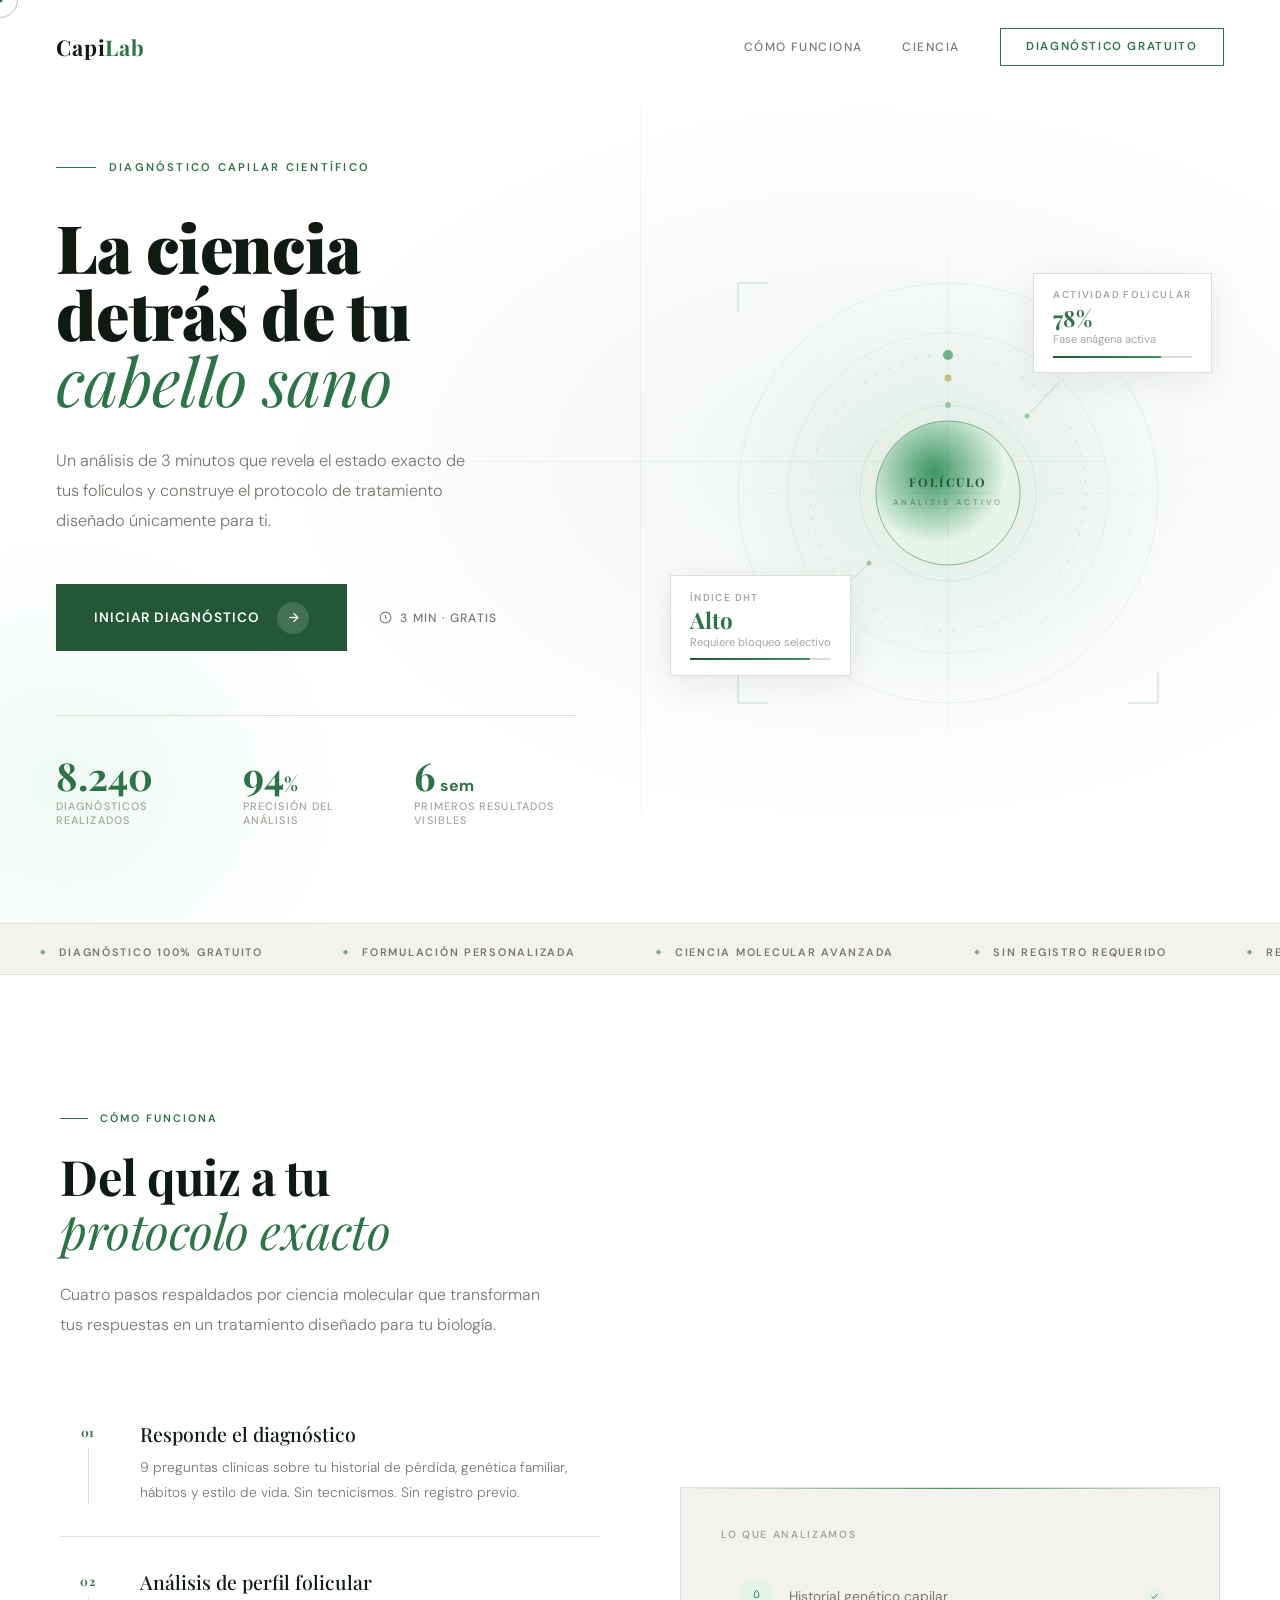
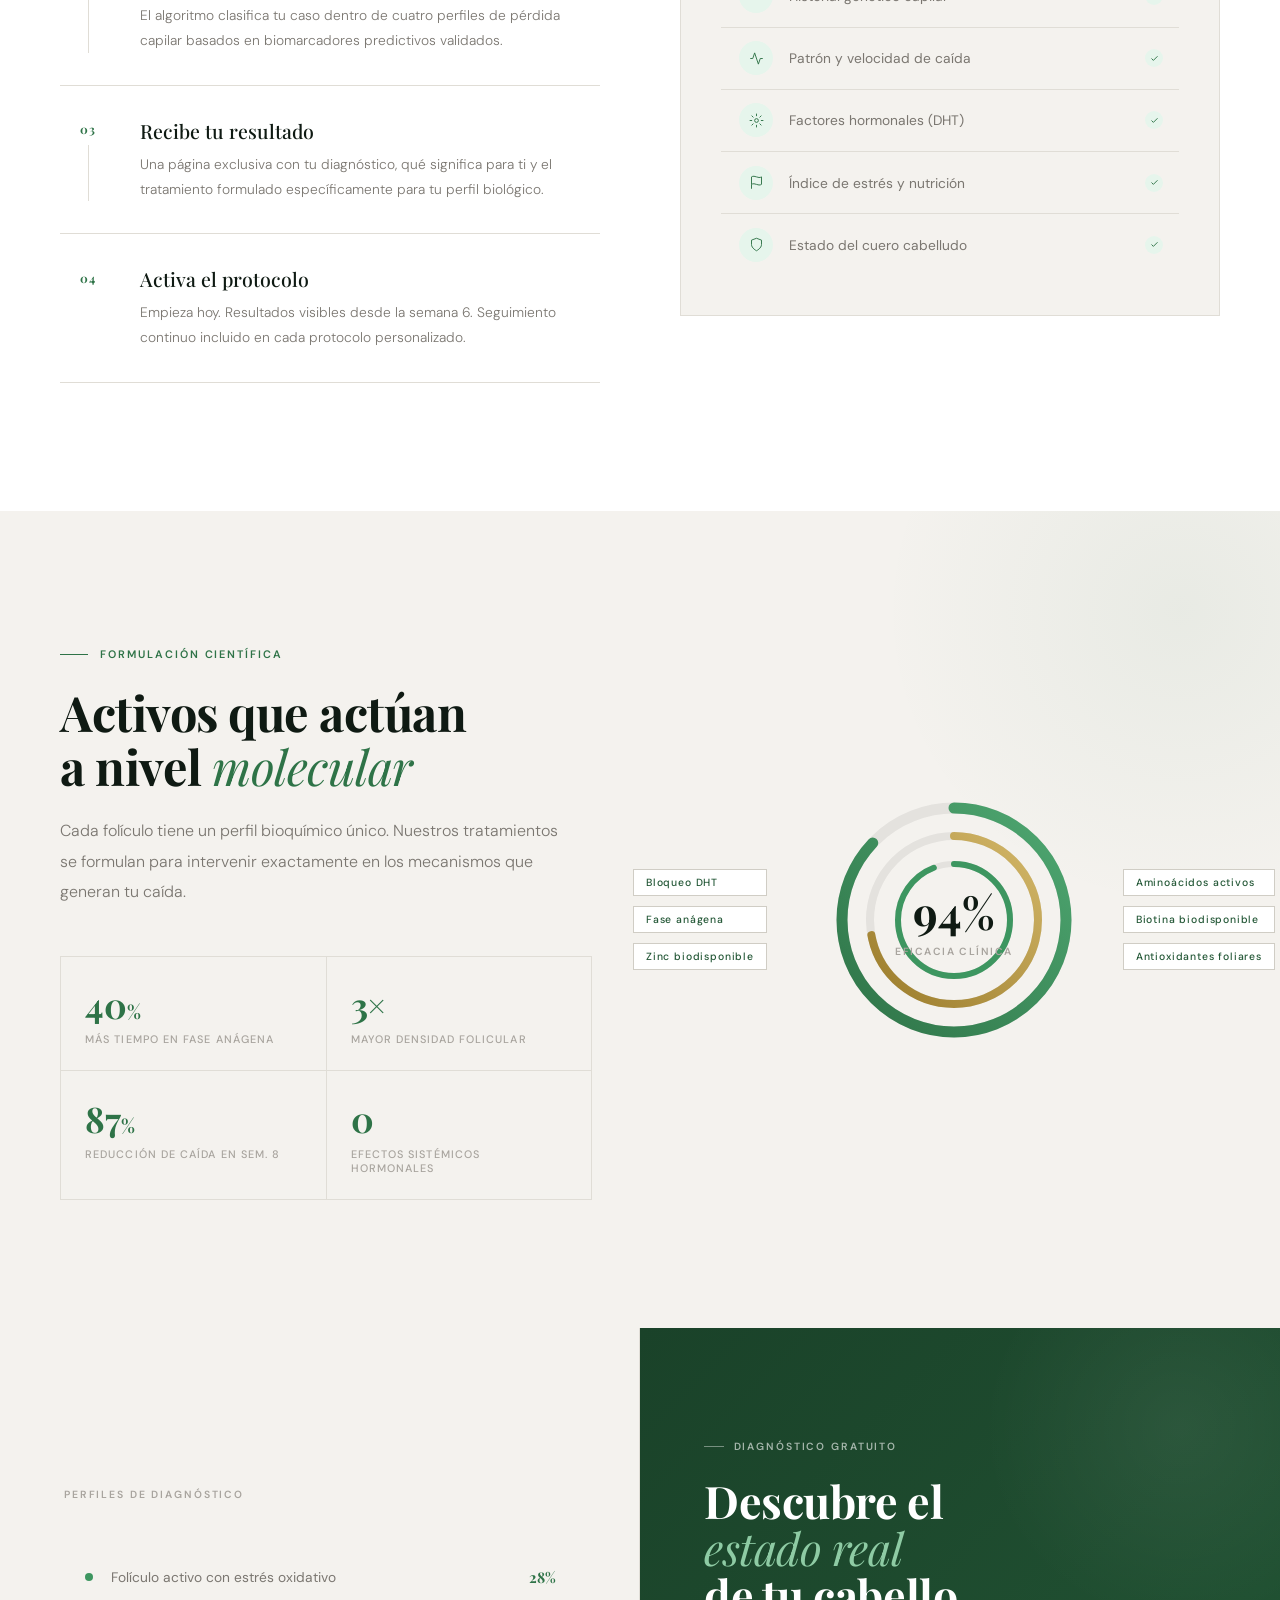
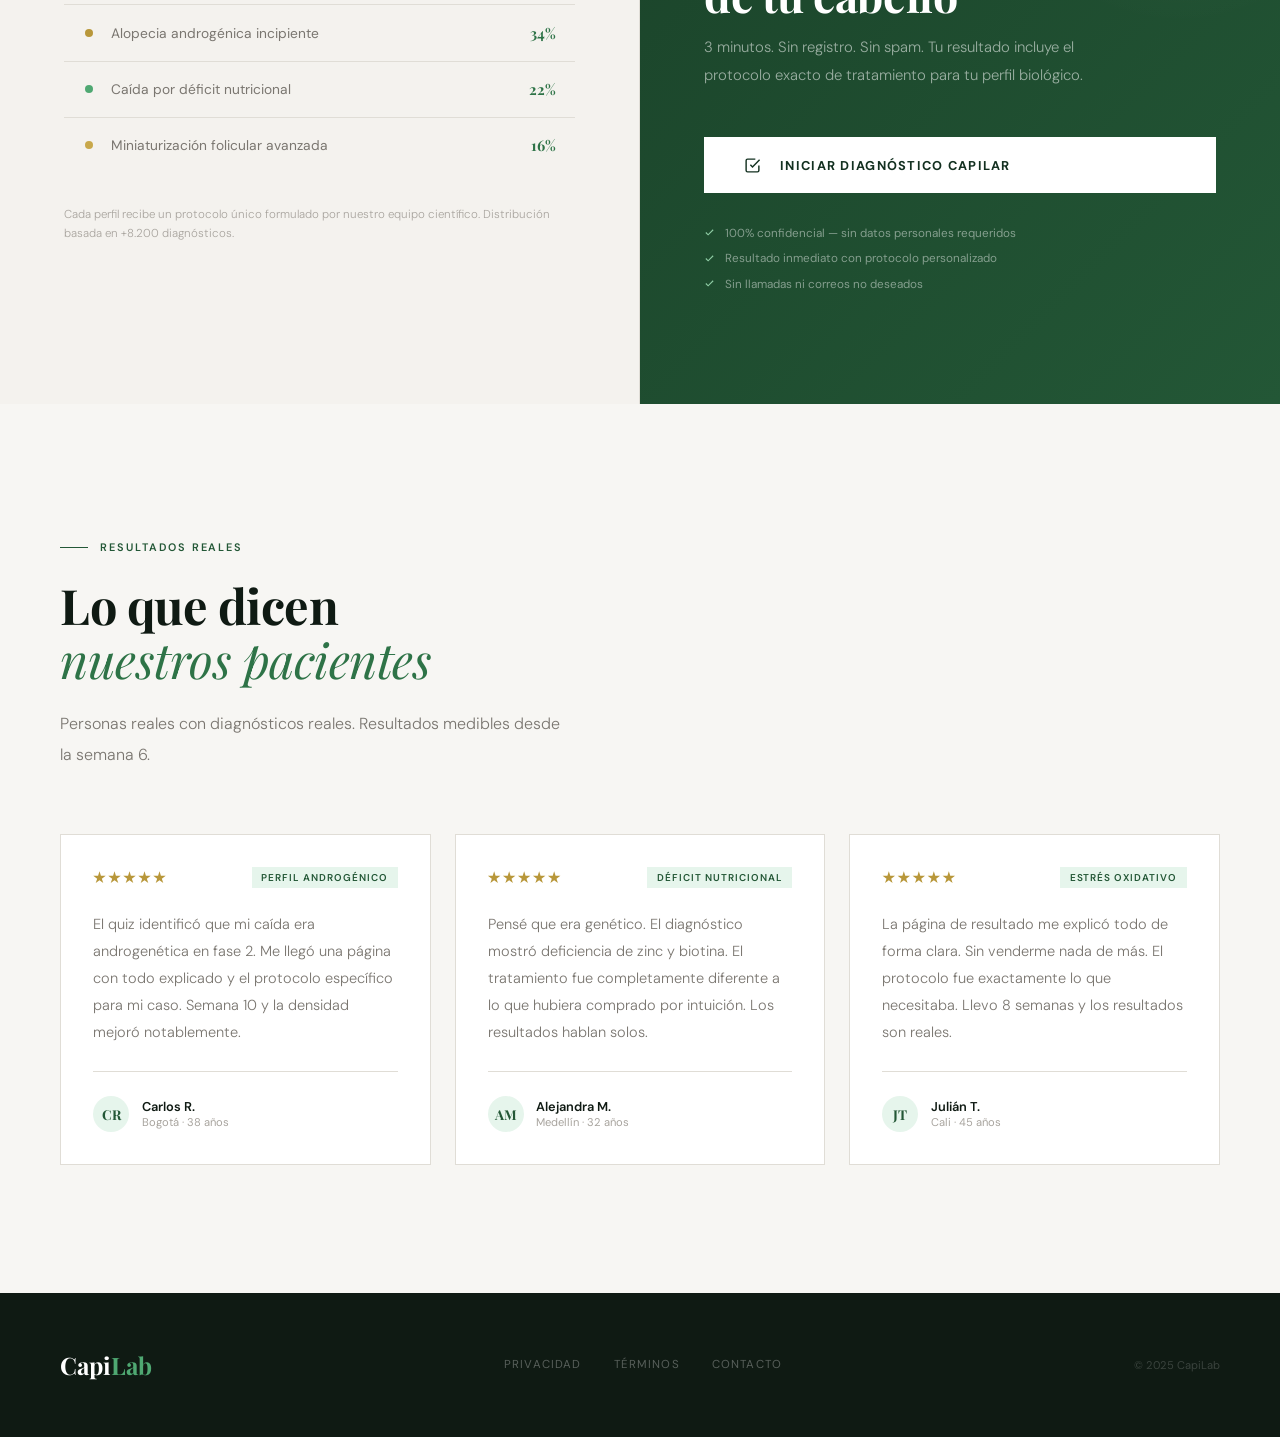
<file: index.html>
<!DOCTYPE html>
<html lang="es">
<head>
<meta charset="UTF-8"/>
<meta name="viewport" content="width=device-width,initial-scale=1.0"/>
<title>CapiLab — Diagnóstico Capilar Científico</title>
<meta name="description" content="Diagnóstico científico de pérdida capilar. Descubre el estado real de tu folículo y recibe un protocolo personalizado."/>
<link href="https://fonts.googleapis.com/css2?family=Playfair+Display:ital,wght@0,400;0,500;0,700;0,900;1,400;1,700&family=DM+Sans:wght@300;400;500;600&display=swap" rel="stylesheet"/>
<style>
*,*::before,*::after{box-sizing:border-box;margin:0;padding:0}
:root{
  --ink:     #0f1a13;
  --white:   #ffffff;
  --offwhite:#f7f6f3;
  --bg:      #ffffff;
  --surface: #f4f2ee;
  --surface2:#eceae4;
  --border:  #e0ddd6;
  --border2: #d0cdc5;
  --e900:    #071510;
  --e700:    #133020;
  --e600:    #1a4229;
  --e500:    #235736;
  --e400:    #2e7347;
  --e300:    #3d9660;
  --e200:    #4fa872;
  --e100:    #8ecba4;
  --e50:     #e6f5ec;
  --gold:    #9a7b2a;
  --gold2:   #b8973a;
  --muted:   #7a7670;
  --muted2:  #a8a49e;
  --dp:      'Playfair Display', Georgia, serif;
  --bd:      'DM Sans', system-ui, sans-serif;
}
html{scroll-behavior:smooth;font-size:16px}
body{font-family:var(--bd);background:var(--bg);color:var(--ink);overflow-x:hidden;cursor:none}

.cur-ring{position:fixed;width:36px;height:36px;border:1px solid rgba(46,115,71,.4);border-radius:50%;transform:translate(-50%,-50%);transition:width .3s,height .3s;pointer-events:none;z-index:9999}
.cur-dot{position:fixed;width:5px;height:5px;background:var(--e400);border-radius:50%;transform:translate(-50%,-50%);pointer-events:none;z-index:9999}

nav{position:fixed;top:0;left:0;right:0;z-index:200;display:flex;align-items:center;justify-content:space-between;padding:1.75rem 3.5rem;transition:padding .5s,background .5s}
nav.stuck{padding:1.1rem 3.5rem;background:rgba(255,255,255,.95);backdrop-filter:blur(16px);border-bottom:1px solid var(--border)}
.logo{font-family:var(--dp);font-size:1.35rem;font-weight:700;letter-spacing:.04em;color:var(--ink);text-decoration:none}
.logo b{color:var(--e400)}
.nav-r{display:flex;align-items:center;gap:2.5rem}
.nav-link{font-size:.75rem;font-weight:500;letter-spacing:.12em;text-transform:uppercase;color:var(--muted);text-decoration:none;transition:color .3s}
.nav-link:hover{color:var(--e400)}
.nav-btn{font-size:.72rem;font-weight:600;letter-spacing:.14em;text-transform:uppercase;padding:.65rem 1.6rem;border:1px solid var(--e400);color:var(--e400);background:transparent;text-decoration:none;transition:background .3s,color .3s}
.nav-btn:hover{background:var(--e400);color:var(--white)}

/* ── HERO ── */
#hero{position:relative;min-height:100vh;display:grid;grid-template-columns:1fr 1fr;overflow:hidden;background:var(--bg)}
.hero-bg{position:absolute;inset:0;z-index:0}
.hero-bg-base{position:absolute;inset:0;background:var(--bg)}
.hero-bg-grad{position:absolute;inset:0;background:radial-gradient(ellipse 70% 60% at 68% 50%,rgba(46,115,71,.07) 0%,transparent 70%),radial-gradient(ellipse 40% 50% at 5% 85%,rgba(230,245,236,.6) 0%,transparent 60%)}
.grid-lines{position:absolute;inset:0;z-index:1;pointer-events:none}
.grid-lines::before{content:'';position:absolute;left:50%;top:0;bottom:0;width:1px;background:linear-gradient(to bottom,transparent,rgba(46,115,71,.07) 30%,rgba(46,115,71,.07) 70%,transparent)}
.grid-lines::after{content:'';position:absolute;top:50%;left:0;right:0;height:1px;background:linear-gradient(to right,transparent,rgba(46,115,71,.06) 20%,rgba(46,115,71,.06) 80%,transparent)}

.hero-left{position:relative;z-index:10;display:flex;flex-direction:column;justify-content:center;padding:10rem 4rem 6rem 3.5rem}
.hl-eyebrow{display:flex;align-items:center;gap:.8rem;margin-bottom:2.5rem;opacity:0;animation:up .9s .1s forwards}
.hl-line{width:40px;height:1px;background:var(--e400);flex-shrink:0}
.hl-eyebrow-text{font-size:.7rem;font-weight:600;letter-spacing:.2em;text-transform:uppercase;color:var(--e400)}
h1.hero-h{font-family:var(--dp);font-size:clamp(3.2rem,5.2vw,5.6rem);font-weight:900;line-height:1.0;letter-spacing:-.01em;color:var(--ink);margin-bottom:2rem;opacity:0;animation:up .9s .25s forwards}
h1.hero-h em{font-style:italic;color:var(--e400);font-weight:400}
.hero-sub{font-size:1.02rem;font-weight:300;line-height:1.85;color:var(--muted);max-width:420px;margin-bottom:3rem;opacity:0;animation:up .9s .4s forwards}
.hero-cta-wrap{display:flex;align-items:center;gap:2rem;opacity:0;animation:up .9s .55s forwards}
.cta-main{display:inline-flex;align-items:center;gap:1.1rem;background:var(--e500);color:var(--white);font-family:var(--bd);font-size:.85rem;font-weight:600;letter-spacing:.07em;text-transform:uppercase;padding:1.1rem 2.4rem;text-decoration:none;position:relative;overflow:hidden;transition:background .4s,transform .2s}
.cta-main::before{content:'';position:absolute;left:-100%;top:0;bottom:0;width:100%;background:linear-gradient(90deg,transparent,rgba(255,255,255,.1),transparent);transition:left .6s}
.cta-main:hover::before{left:100%}
.cta-main:hover{background:var(--e400);transform:translateY(-2px)}
.cta-arrow{display:flex;align-items:center;justify-content:center;width:32px;height:32px;border-radius:50%;background:rgba(255,255,255,.15);transition:background .3s}
.cta-arrow svg{width:15px;height:15px;stroke:currentColor;fill:none;stroke-width:2}
.cta-main:hover .cta-arrow{background:rgba(255,255,255,.25)}
.cta-ghost{font-size:.75rem;font-weight:500;letter-spacing:.1em;text-transform:uppercase;color:var(--muted);text-decoration:none;display:flex;align-items:center;gap:.5rem;transition:color .3s}
.cta-ghost:hover{color:var(--e400)}
.cta-ghost svg{width:13px;height:13px;stroke:currentColor;fill:none;stroke-width:2}

.hero-stats{display:flex;gap:3rem;margin-top:4rem;padding-top:2.5rem;border-top:1px solid var(--border);opacity:0;animation:up .9s .7s forwards}
.stat-n{font-family:var(--dp);font-size:2.4rem;font-weight:700;color:var(--e400);line-height:1;margin-bottom:.25rem}
.stat-l{font-size:.68rem;font-weight:500;letter-spacing:.1em;text-transform:uppercase;color:var(--muted2)}

.hero-right{position:relative;z-index:10;display:flex;align-items:center;justify-content:center;padding:10rem 3.5rem 6rem 2rem}
.follicle-wrap{position:relative;width:480px;height:480px;flex-shrink:0;opacity:0;animation:fadeIn 1.2s .5s forwards}
@keyframes fadeIn{to{opacity:1}}

.fdata{position:absolute;z-index:20;background:rgba(255,255,255,.95);border:1px solid var(--border);padding:.9rem 1.2rem;backdrop-filter:blur(10px);box-shadow:0 8px 32px rgba(15,26,19,.08)}
.fdata-label{font-size:.62rem;font-weight:600;letter-spacing:.14em;text-transform:uppercase;color:var(--muted2);margin-bottom:.35rem}
.fdata-val{font-family:var(--dp);font-size:1.4rem;font-weight:700;color:var(--e400);line-height:1}
.fdata-sub{font-size:.7rem;color:var(--muted2);margin-top:.2rem}
.fdata-bar{height:2px;background:var(--border);margin-top:.6rem}
.fdata-bar-fill{height:100%;background:linear-gradient(to right,var(--e500),var(--e300));animation:barGrow 2s 1.5s both}
@keyframes barGrow{from{width:0}to{width:var(--w,70%)}}
.fdata-a{top:4%;right:-5%;animation:fd1 5s ease-in-out infinite}
.fdata-b{bottom:12%;left:-8%;animation:fd2 6s 1s ease-in-out infinite}
@keyframes fd1{0%,100%{transform:translateY(0)}50%{transform:translateY(-8px)}}
@keyframes fd2{0%,100%{transform:translateY(0)}50%{transform:translateY(8px)}}

/* ── MARQUEE ── */
.marquee{background:var(--surface);padding:.9rem 0;overflow:hidden;white-space:nowrap;border-top:1px solid var(--border);border-bottom:1px solid var(--border)}
.marquee-inner{display:inline-flex;animation:scroll 30s linear infinite}
@keyframes scroll{to{transform:translateX(-50%)}}
.mi{display:inline-flex;align-items:center;gap:.75rem;padding:0 2.5rem;font-size:.68rem;font-weight:600;letter-spacing:.16em;text-transform:uppercase;color:var(--muted)}
.mi-sep{color:var(--e400);opacity:.6;font-size:.45rem}

/* ── SECTIONS ── */
section.s{padding:8rem 3.5rem}
.wrap{max-width:1160px;margin:0 auto}
.s-tag{display:inline-flex;align-items:center;gap:.75rem;font-size:.68rem;font-weight:600;letter-spacing:.18em;text-transform:uppercase;color:var(--e400);margin-bottom:1.5rem}
.s-tag::before{content:'';display:block;width:28px;height:1px;background:var(--e400)}
h2.s-h{font-family:var(--dp);font-size:clamp(2.4rem,3.8vw,4rem);font-weight:700;line-height:1.1;letter-spacing:-.01em;color:var(--ink);margin-bottom:1.5rem}
h2.s-h em{font-style:italic;color:var(--e400);font-weight:400}
.s-body{font-size:1rem;font-weight:300;line-height:1.9;color:var(--muted);max-width:500px}

/* ── STEPS ── */
#steps{background:var(--bg)}
.steps-layout{display:grid;grid-template-columns:1fr 1fr;gap:5rem;align-items:center;margin-top:5rem}
.steps-list{display:flex;flex-direction:column}
.step-row{display:grid;grid-template-columns:56px 1fr;gap:1.5rem;padding:2rem 0;border-bottom:1px solid var(--border);opacity:0;transform:translateX(-20px);transition:opacity .6s,transform .6s}
.step-row.vis{opacity:1;transform:translateX(0)}
.step-row:first-child{padding-top:0}
.step-num-col{display:flex;flex-direction:column;align-items:center;padding-top:.2rem}
.step-num-n{font-family:var(--dp);font-size:.75rem;font-weight:700;color:var(--e400);letter-spacing:.06em}
.step-num-line{width:1px;flex:1;background:var(--border);margin-top:.5rem}
.step-row:last-child .step-num-line{display:none}
.step-t{font-family:var(--dp);font-size:1.22rem;font-weight:500;color:var(--ink);margin-bottom:.5rem}
.step-d{font-size:.86rem;font-weight:300;line-height:1.8;color:var(--muted)}

.steps-card{background:var(--surface);border:1px solid var(--border);padding:2.5rem;position:relative;overflow:hidden}
.steps-card::before{content:'';position:absolute;top:0;left:0;right:0;height:1px;background:linear-gradient(to right,transparent,var(--e300),transparent)}
.sc-label{font-size:.65rem;font-weight:600;letter-spacing:.16em;text-transform:uppercase;color:var(--muted2);margin-bottom:1.5rem}
.sc-items{display:flex;flex-direction:column;gap:1px;background:var(--border)}
.sc-item{display:flex;align-items:center;gap:1rem;padding:.85rem 1rem;background:var(--surface);border-left:2px solid transparent;transition:border-color .3s,background .3s}
.sc-item:hover{border-left-color:var(--e400);background:var(--e50)}
.sc-icon{width:34px;height:34px;border-radius:50%;background:var(--e50);display:flex;align-items:center;justify-content:center;flex-shrink:0}
.sc-icon svg{width:15px;height:15px;stroke:var(--e400);fill:none;stroke-width:1.5}
.sc-text{font-size:.86rem;font-weight:400;color:var(--muted)}
.sc-check{margin-left:auto;width:18px;height:18px;border-radius:50%;background:var(--e50);display:flex;align-items:center;justify-content:center;flex-shrink:0}
.sc-check svg{width:9px;height:9px;stroke:var(--e400);fill:none;stroke-width:2.5}

/* ── SCIENCE ── */
#science{background:var(--surface);position:relative;overflow:hidden}
#science::before{content:'';position:absolute;top:-200px;right:-200px;width:600px;height:600px;border-radius:50%;background:radial-gradient(circle,rgba(46,115,71,.06) 0%,transparent 70%);pointer-events:none}
.science-grid{display:grid;grid-template-columns:1fr 1fr;gap:6rem;align-items:center}
.sci-metrics{display:grid;grid-template-columns:1fr 1fr;gap:1px;background:var(--border);margin-top:3rem;border:1px solid var(--border)}
.sci-m{background:var(--surface);padding:1.5rem;transition:background .3s}
.sci-m:hover{background:var(--e50)}
.sci-m-n{font-family:var(--dp);font-size:2.2rem;font-weight:700;color:var(--e400);margin-bottom:.3rem}
.sci-m-l{font-size:.68rem;font-weight:500;letter-spacing:.1em;text-transform:uppercase;color:var(--muted2)}
.sci-visual{display:flex;align-items:center;justify-content:center;position:relative;min-height:380px}
.arc-wrap{position:relative;width:280px;height:280px}
.arc-label{position:absolute;top:50%;left:50%;transform:translate(-50%,-50%);text-align:center}
.arc-label-n{font-family:var(--dp);font-size:2.8rem;font-weight:700;color:var(--ink)}
.arc-label-t{font-size:.65rem;font-weight:600;letter-spacing:.14em;text-transform:uppercase;color:var(--muted2);margin-top:.25rem}
.sci-tags{position:absolute;display:flex;flex-direction:column;gap:.6rem}
.sci-tags.left{left:-55px}.sci-tags.right{right:-55px}
.sci-tag{font-size:.65rem;font-weight:500;letter-spacing:.08em;padding:.38rem .75rem;border:1px solid var(--border2);color:var(--e500);white-space:nowrap;background:var(--bg)}

/* ── CTA SECTION ── */
#cta{background:var(--bg);position:relative;overflow:hidden;padding:0}
.cta-inner{display:grid;grid-template-columns:1fr 1fr;min-height:72vh}
.cta-left{background:var(--surface);padding:7rem 4rem;border-right:1px solid var(--border);display:flex;flex-direction:column;justify-content:center}
.cta-right{background:linear-gradient(135deg,var(--e600) 0%,var(--e500) 100%);padding:7rem 4rem;display:flex;flex-direction:column;justify-content:center;position:relative;overflow:hidden}
.cta-right::before{content:'';position:absolute;top:-100px;right:-100px;width:400px;height:400px;border-radius:50%;background:radial-gradient(circle,rgba(255,255,255,.06) 0%,transparent 70%)}
.cta-right-tag{font-size:.65rem;font-weight:600;letter-spacing:.18em;text-transform:uppercase;color:rgba(255,255,255,.6);margin-bottom:1.5rem;display:flex;align-items:center;gap:.6rem}
.cta-right-tag::before{content:'';width:20px;height:1px;background:rgba(255,255,255,.4)}
.cta-right h2{font-family:var(--dp);font-size:clamp(2.4rem,3.5vw,3.6rem);font-weight:700;line-height:1.05;color:var(--white);margin-bottom:1rem;letter-spacing:-.01em}
.cta-right h2 em{font-style:italic;color:var(--e100);font-weight:400}
.cta-right-body{font-size:.93rem;font-weight:300;line-height:1.85;color:rgba(255,255,255,.55);max-width:400px;margin-bottom:3rem}
.quiz-link{display:inline-flex;align-items:center;gap:1.2rem;background:var(--white);color:var(--e700);font-family:var(--bd);font-size:.8rem;font-weight:700;letter-spacing:.1em;text-transform:uppercase;padding:1.2rem 2.5rem;text-decoration:none;transition:transform .2s,box-shadow .2s;position:relative;z-index:1}
.quiz-link:hover{transform:translateY(-3px);box-shadow:0 24px 48px rgba(0,0,0,.2)}
.quiz-link svg{width:17px;height:17px;stroke:currentColor;fill:none;stroke-width:2;flex-shrink:0}
.trust-row{display:flex;flex-direction:column;gap:.6rem;margin-top:2rem}
.trust-i{display:flex;align-items:center;gap:.6rem;font-size:.73rem;color:rgba(255,255,255,.45)}
.trust-i svg{width:11px;height:11px;stroke:var(--e100);fill:none;stroke-width:2.5;flex-shrink:0}
.cta-left-label{font-size:.65rem;font-weight:600;letter-spacing:.18em;text-transform:uppercase;color:var(--muted2);margin-bottom:3rem}
.results-preview{display:flex;flex-direction:column;gap:1px;background:var(--border)}
.rp-item{display:grid;grid-template-columns:10px 1fr auto;gap:1rem;align-items:center;padding:1.1rem 1.2rem;background:var(--surface);border-left:2px solid transparent;transition:border-color .3s,background .3s}
.rp-item:hover{border-left-color:var(--e400);background:var(--e50)}
.rp-dot{width:8px;height:8px;border-radius:50%;flex-shrink:0}
.rp-name{font-size:.86rem;font-weight:400;color:var(--muted)}
.rp-pct{font-family:var(--dp);font-size:.92rem;font-weight:700;color:var(--e400)}
.cta-note{margin-top:2rem;font-size:.72rem;font-weight:300;color:var(--muted2);line-height:1.7}

/* ── REVIEWS ── */
#reviews{background:var(--offwhite)}
#reviews h2.s-h{color:var(--ink)}
#reviews .s-tag{color:var(--e500)}
#reviews .s-tag::before{background:var(--e500)}
#reviews .s-body{color:var(--muted)}
.reviews-grid{display:grid;grid-template-columns:repeat(3,1fr);gap:1.5rem;margin-top:4rem}
.rv-card{background:var(--white);padding:2rem;border:1px solid var(--border);opacity:0;transform:translateY(24px);transition:opacity .5s,transform .5s,box-shadow .3s}
.rv-card.vis{opacity:1;transform:translateY(0)}
.rv-card:hover{box-shadow:0 20px 40px rgba(15,26,19,.07)}
.rv-top{display:flex;align-items:center;justify-content:space-between;margin-bottom:1.5rem}
.rv-stars{display:flex;gap:2px}
.rv-star{width:13px;height:13px;background:var(--gold2);clip-path:polygon(50% 0%,61% 35%,98% 35%,68% 57%,79% 91%,50% 70%,21% 91%,32% 57%,2% 35%,39% 35%)}
.rv-tag{font-size:.62rem;font-weight:600;letter-spacing:.1em;text-transform:uppercase;color:var(--e500);background:var(--e50);padding:.25rem .6rem}
.rv-text{font-size:.91rem;font-weight:300;line-height:1.85;color:var(--muted);margin-bottom:1.5rem}
.rv-author{display:flex;align-items:center;gap:.8rem;padding-top:1.5rem;border-top:1px solid var(--border)}
.rv-avatar{width:36px;height:36px;border-radius:50%;background:var(--e50);display:flex;align-items:center;justify-content:center;font-family:var(--dp);font-size:.85rem;font-weight:700;color:var(--e500);flex-shrink:0}
.rv-name{font-size:.8rem;font-weight:600;color:var(--ink)}
.rv-meta{font-size:.7rem;color:var(--muted2)}

/* ── FOOTER ── */
footer{background:var(--ink);padding:3.5rem}
.footer-inner{max-width:1160px;margin:0 auto;display:flex;align-items:center;justify-content:space-between;flex-wrap:wrap;gap:2rem}
.footer-logo{font-family:var(--dp);font-size:1.5rem;font-weight:700;color:var(--white)}
.footer-logo b{color:var(--e200)}
.footer-links{display:flex;gap:2rem;flex-wrap:wrap}
.footer-links a{font-size:.72rem;letter-spacing:.1em;text-transform:uppercase;color:rgba(255,255,255,.3);text-decoration:none;transition:color .3s}
.footer-links a:hover{color:var(--e200)}
.footer-copy{font-size:.7rem;color:rgba(255,255,255,.18)}

@keyframes up{from{opacity:0;transform:translateY(28px)}to{opacity:1;transform:translateY(0)}}

@media(max-width:900px){
  #hero{grid-template-columns:1fr}
  .hero-right{display:none}
  .hero-left{padding:9rem 2rem 4rem}
  nav{padding:1.4rem 2rem}
  nav.stuck{padding:1rem 2rem}
  .nav-link{display:none}
  .steps-layout{grid-template-columns:1fr}
  .steps-card{display:none}
  .science-grid{grid-template-columns:1fr}
  .sci-visual{display:none}
  .cta-inner{grid-template-columns:1fr}
  .cta-left{display:none}
  .cta-right{padding:5rem 2rem}
  .reviews-grid{grid-template-columns:1fr}
  section.s{padding:5rem 2rem}
  footer{padding:3rem 2rem}
}
</style>
</head>
<body>

<div class="cur-ring" id="curRing"></div>
<div class="cur-dot"  id="curDot"></div>

<nav id="nav">
  <a href="#" class="logo">Capi<b>Lab</b></a>
  <div class="nav-r">
    <a href="#steps"   class="nav-link">Cómo funciona</a>
    <a href="#science" class="nav-link">Ciencia</a>
    <a href="#cta"     class="nav-btn">Diagnóstico gratuito</a>
  </div>
</nav>

<section id="hero">
  <div class="hero-bg">
    <div class="hero-bg-base"></div>
    <div class="hero-bg-grad"></div>
  </div>
  <div class="grid-lines"></div>

  <div class="hero-left">
    <div class="hl-eyebrow">
      <div class="hl-line"></div>
      <span class="hl-eyebrow-text">Diagnóstico capilar científico</span>
    </div>
    <h1 class="hero-h">
      La ciencia<br/>
      detrás de tu<br/>
      <em>cabello sano</em>
    </h1>
    <p class="hero-sub">
      Un análisis de 3 minutos que revela el estado exacto de tus folículos y construye el protocolo de tratamiento diseñado únicamente para ti.
    </p>
    <div class="hero-cta-wrap">
      <a href="https://TU-TYPEFORM.typeform.com/to/XXXXXX" class="cta-main" target="_blank" rel="noopener">
        Iniciar diagnóstico
        <span class="cta-arrow">
          <svg viewBox="0 0 24 24"><line x1="5" y1="12" x2="19" y2="12"/><polyline points="12 5 19 12 12 19"/></svg>
        </span>
      </a>
      <a href="#steps" class="cta-ghost">
        <svg viewBox="0 0 24 24"><circle cx="12" cy="12" r="10"/><polyline points="12 8 12 12 14 14"/></svg>
        3 min · Gratis
      </a>
    </div>
    <div class="hero-stats">
      <div>
        <div class="stat-n" id="s1">0</div>
        <div class="stat-l">Diagnósticos realizados</div>
      </div>
      <div>
        <div class="stat-n">94<small style="font-size:1.2rem">%</small></div>
        <div class="stat-l">Precisión del análisis</div>
      </div>
      <div>
        <div class="stat-n">6<small style="font-family:var(--bd);font-size:1rem;color:var(--e400)"> sem</small></div>
        <div class="stat-l">Primeros resultados visibles</div>
      </div>
    </div>
  </div>

  <div class="hero-right">
    <div class="follicle-wrap">
      <div class="fdata fdata-a">
        <div class="fdata-label">Actividad folicular</div>
        <div class="fdata-val">78%</div>
        <div class="fdata-sub">Fase anágena activa</div>
        <div class="fdata-bar"><div class="fdata-bar-fill" style="--w:78%"></div></div>
      </div>
      <div class="fdata fdata-b">
        <div class="fdata-label">Índice DHT</div>
        <div class="fdata-val">Alto</div>
        <div class="fdata-sub">Requiere bloqueo selectivo</div>
        <div class="fdata-bar"><div class="fdata-bar-fill" style="--w:85%;animation-delay:2s"></div></div>
      </div>
      <svg viewBox="0 0 480 480" width="480" height="480" xmlns="http://www.w3.org/2000/svg" style="position:relative;z-index:2">
        <defs>
          <radialGradient id="cg" cx="40%" cy="35%">
            <stop offset="0%" stop-color="#3d9660"/>
            <stop offset="100%" stop-color="#e6f5ec"/>
          </radialGradient>
          <radialGradient id="gg" cx="50%" cy="50%">
            <stop offset="0%" stop-color="#3d9660" stop-opacity="0.1"/>
            <stop offset="100%" stop-color="#3d9660" stop-opacity="0"/>
          </radialGradient>
          <clipPath id="cc"><circle cx="240" cy="240" r="100"/></clipPath>
        </defs>
        <circle cx="240" cy="240" r="220" fill="url(#gg)"/>
        <circle cx="240" cy="240" r="210" fill="none" stroke="rgba(46,115,71,.08)" stroke-width="1"/>
        <circle cx="240" cy="240" r="185" fill="none" stroke="rgba(46,115,71,.1)" stroke-width=".5" stroke-dasharray="4 8"/>
        <circle cx="240" cy="240" r="160" fill="none" stroke="rgba(46,115,71,.12)" stroke-width=".5"/>
        <g style="transform-origin:240px 240px;animation:orbA 18s linear infinite">
          <circle cx="240" cy="240" r="138" fill="none" stroke="rgba(46,115,71,.2)" stroke-width="1" stroke-dasharray="2 12"/>
          <circle cx="240" cy="102" r="5" fill="#3d9660" opacity=".7"/>
        </g>
        <g style="transform-origin:240px 240px;animation:orbB 28s linear infinite">
          <circle cx="240" cy="240" r="115" fill="none" stroke="rgba(154,123,42,.18)" stroke-width=".8" stroke-dasharray="1 10"/>
          <circle cx="240" cy="125" r="3.5" fill="#b8973a" opacity=".6"/>
        </g>
        <g style="transform-origin:240px 240px;animation:orbC 12s linear infinite reverse">
          <circle cx="240" cy="240" r="88" fill="none" stroke="rgba(46,115,71,.18)" stroke-width=".6"/>
          <circle cx="240" cy="152" r="3" fill="#4fa872" opacity=".55"/>
        </g>
        <circle cx="240" cy="240" r="72" fill="url(#cg)"/>
        <circle cx="240" cy="240" r="72" fill="none" stroke="rgba(46,115,71,.5)" stroke-width="1"/>
        <g clip-path="url(#cc)" opacity=".08">
          <line x1="200" y1="210" x2="280" y2="210" stroke="#235736" stroke-width=".5"/>
          <line x1="200" y1="225" x2="280" y2="225" stroke="#235736" stroke-width=".5"/>
          <line x1="200" y1="240" x2="280" y2="240" stroke="#235736" stroke-width=".5"/>
          <line x1="200" y1="255" x2="280" y2="255" stroke="#235736" stroke-width=".5"/>
          <line x1="200" y1="270" x2="280" y2="270" stroke="#235736" stroke-width=".5"/>
          <line x1="220" y1="195" x2="220" y2="285" stroke="#235736" stroke-width=".5"/>
          <line x1="240" y1="195" x2="240" y2="285" stroke="#235736" stroke-width=".5"/>
          <line x1="260" y1="195" x2="260" y2="285" stroke="#235736" stroke-width=".5"/>
        </g>
        <text x="240" y="234" text-anchor="middle" font-family="'Playfair Display',serif" font-size="12" font-weight="700" fill="#235736" letter-spacing="2">FOLÍCULO</text>
        <text x="240" y="252" text-anchor="middle" font-family="'DM Sans',sans-serif" font-size="8" font-weight="500" fill="rgba(15,26,19,.38)" letter-spacing="3">ANÁLISIS ACTIVO</text>
        <circle cx="240" cy="240" r="72" fill="none" stroke="#3d9660" stroke-width="1.5" opacity="0" style="animation:pulseRing 3s ease-out infinite"/>
        <circle cx="240" cy="240" r="72" fill="none" stroke="#3d9660" stroke-width="1"   opacity="0" style="animation:pulseRing 3s 1s ease-out infinite"/>
        <line x1="319" y1="163" x2="352" y2="128" stroke="rgba(46,115,71,.3)" stroke-width=".7"/>
        <circle cx="319" cy="163" r="2.5" fill="#3d9660" opacity=".45"/>
        <line x1="161" y1="310" x2="128" y2="342" stroke="rgba(46,115,71,.3)" stroke-width=".7"/>
        <circle cx="161" cy="310" r="2.5" fill="#3d9660" opacity=".45"/>
        <line x1="240" y1="0" x2="240" y2="480" stroke="rgba(46,115,71,.04)" stroke-width="1"/>
        <line x1="0" y1="240" x2="480" y2="240" stroke="rgba(46,115,71,.04)" stroke-width="1"/>
        <path d="M30 30 L30 60 M30 30 L60 30" stroke="rgba(46,115,71,.25)" stroke-width="1" fill="none"/>
        <path d="M450 30 L450 60 M450 30 L420 30" stroke="rgba(46,115,71,.25)" stroke-width="1" fill="none"/>
        <path d="M30 450 L30 420 M30 450 L60 450" stroke="rgba(46,115,71,.25)" stroke-width="1" fill="none"/>
        <path d="M450 450 L450 420 M450 450 L420 450" stroke="rgba(46,115,71,.25)" stroke-width="1" fill="none"/>
        <style>
          @keyframes orbA{to{transform:rotate(360deg)}}
          @keyframes orbB{to{transform:rotate(360deg)}}
          @keyframes orbC{to{transform:rotate(-360deg)}}
          @keyframes pulseRing{0%{r:72;opacity:.5;stroke-width:1.5}100%{r:140;opacity:0;stroke-width:.3}}
        </style>
      </svg>
    </div>
  </div>
</section>

<div class="marquee" aria-hidden="true">
  <div class="marquee-inner" id="mq"></div>
</div>

<section class="s" id="steps">
  <div class="wrap">
    <div class="s-tag">Cómo funciona</div>
    <h2 class="s-h">Del quiz a tu<br/><em>protocolo exacto</em></h2>
    <p class="s-body">Cuatro pasos respaldados por ciencia molecular que transforman tus respuestas en un tratamiento diseñado para tu biología.</p>
    <div class="steps-layout">
      <div class="steps-list">
        <div class="step-row">
          <div class="step-num-col"><div class="step-num-n">01</div><div class="step-num-line"></div></div>
          <div>
            <div class="step-t">Responde el diagnóstico</div>
            <p class="step-d">9 preguntas clínicas sobre tu historial de pérdida, genética familiar, hábitos y estilo de vida. Sin tecnicismos. Sin registro previo.</p>
          </div>
        </div>
        <div class="step-row">
          <div class="step-num-col"><div class="step-num-n">02</div><div class="step-num-line"></div></div>
          <div>
            <div class="step-t">Análisis de perfil folicular</div>
            <p class="step-d">El algoritmo clasifica tu caso dentro de cuatro perfiles de pérdida capilar basados en biomarcadores predictivos validados.</p>
          </div>
        </div>
        <div class="step-row">
          <div class="step-num-col"><div class="step-num-n">03</div><div class="step-num-line"></div></div>
          <div>
            <div class="step-t">Recibe tu resultado</div>
            <p class="step-d">Una página exclusiva con tu diagnóstico, qué significa para ti y el tratamiento formulado específicamente para tu perfil biológico.</p>
          </div>
        </div>
        <div class="step-row">
          <div class="step-num-col"><div class="step-num-n">04</div></div>
          <div>
            <div class="step-t">Activa el protocolo</div>
            <p class="step-d">Empieza hoy. Resultados visibles desde la semana 6. Seguimiento continuo incluido en cada protocolo personalizado.</p>
          </div>
        </div>
      </div>
      <div class="steps-card">
        <div class="sc-label">Lo que analizamos</div>
        <div class="sc-items">
          <div class="sc-item">
            <div class="sc-icon"><svg viewBox="0 0 24 24"><path d="M12 2c0 0-4 4-4 8a4 4 0 0 0 8 0c0-4-4-8-4-8z"/></svg></div>
            <span class="sc-text">Historial genético capilar</span>
            <div class="sc-check"><svg viewBox="0 0 24 24"><polyline points="20 6 9 17 4 12"/></svg></div>
          </div>
          <div class="sc-item">
            <div class="sc-icon"><svg viewBox="0 0 24 24"><polyline points="22 12 18 12 15 21 9 3 6 12 2 12"/></svg></div>
            <span class="sc-text">Patrón y velocidad de caída</span>
            <div class="sc-check"><svg viewBox="0 0 24 24"><polyline points="20 6 9 17 4 12"/></svg></div>
          </div>
          <div class="sc-item">
            <div class="sc-icon"><svg viewBox="0 0 24 24"><circle cx="12" cy="12" r="3"/><path d="M12 1v4M12 19v4M4.22 4.22l2.83 2.83M16.95 16.95l2.83 2.83M1 12h4M19 12h4M4.22 19.78l2.83-2.83M16.95 7.05l2.83-2.83"/></svg></div>
            <span class="sc-text">Factores hormonales (DHT)</span>
            <div class="sc-check"><svg viewBox="0 0 24 24"><polyline points="20 6 9 17 4 12"/></svg></div>
          </div>
          <div class="sc-item">
            <div class="sc-icon"><svg viewBox="0 0 24 24"><path d="M4 15s1-1 4-1 5 2 8 2 4-1 4-1V3s-1 1-4 1-5-2-8-2-4 1-4 1z"/><line x1="4" y1="22" x2="4" y2="15"/></svg></div>
            <span class="sc-text">Índice de estrés y nutrición</span>
            <div class="sc-check"><svg viewBox="0 0 24 24"><polyline points="20 6 9 17 4 12"/></svg></div>
          </div>
          <div class="sc-item">
            <div class="sc-icon"><svg viewBox="0 0 24 24"><path d="M12 22s8-4 8-10V5l-8-3-8 3v7c0 6 8 10 8 10z"/></svg></div>
            <span class="sc-text">Estado del cuero cabelludo</span>
            <div class="sc-check"><svg viewBox="0 0 24 24"><polyline points="20 6 9 17 4 12"/></svg></div>
          </div>
        </div>
      </div>
    </div>
  </div>
</section>

<section class="s" id="science">
  <div class="wrap">
    <div class="science-grid">
      <div>
        <div class="s-tag">Formulación científica</div>
        <h2 class="s-h">Activos que actúan<br/>a nivel <em>molecular</em></h2>
        <p class="s-body">Cada folículo tiene un perfil bioquímico único. Nuestros tratamientos se formulan para intervenir exactamente en los mecanismos que generan tu caída.</p>
        <div class="sci-metrics">
          <div class="sci-m">
            <div class="sci-m-n">40<small style="font-size:1.2rem">%</small></div>
            <div class="sci-m-l">Más tiempo en fase anágena</div>
          </div>
          <div class="sci-m">
            <div class="sci-m-n">3×</div>
            <div class="sci-m-l">Mayor densidad folicular</div>
          </div>
          <div class="sci-m">
            <div class="sci-m-n">87<small style="font-size:1.2rem">%</small></div>
            <div class="sci-m-l">Reducción de caída en sem. 8</div>
          </div>
          <div class="sci-m">
            <div class="sci-m-n">0</div>
            <div class="sci-m-l">Efectos sistémicos hormonales</div>
          </div>
        </div>
      </div>
      <div class="sci-visual">
        <div class="sci-tags left">
          <div class="sci-tag">Bloqueo DHT</div>
          <div class="sci-tag">Fase anágena</div>
          <div class="sci-tag">Zinc biodisponible</div>
        </div>
        <div class="arc-wrap">
          <svg viewBox="0 0 280 280" width="280" height="280">
            <defs>
              <linearGradient id="ag1" x1="0%" y1="0%" x2="100%" y2="100%">
                <stop offset="0%" stop-color="#2e7347"/>
                <stop offset="100%" stop-color="#4fa872"/>
              </linearGradient>
              <linearGradient id="ag2" x1="0%" y1="0%" x2="100%" y2="100%">
                <stop offset="0%" stop-color="#9a7b2a"/>
                <stop offset="100%" stop-color="#d4b86a"/>
              </linearGradient>
            </defs>
            <circle cx="140" cy="140" r="112" fill="none" stroke="rgba(15,26,19,.07)" stroke-width="11"/>
            <circle cx="140" cy="140" r="84"  fill="none" stroke="rgba(15,26,19,.07)" stroke-width="8"/>
            <circle cx="140" cy="140" r="56"  fill="none" stroke="rgba(15,26,19,.07)" stroke-width="6"/>
            <circle cx="140" cy="140" r="112" fill="none" stroke="url(#ag1)" stroke-width="11"
              stroke-dasharray="612.2 703.7" stroke-linecap="round"
              style="transform-origin:140px 140px;transform:rotate(-90deg);animation:ad1 2s .5s both ease-out"/>
            <circle cx="140" cy="140" r="84" fill="none" stroke="url(#ag2)" stroke-width="8"
              stroke-dasharray="380 527.8" stroke-linecap="round"
              style="transform-origin:140px 140px;transform:rotate(-90deg);animation:ad2 2s .8s both ease-out"/>
            <circle cx="140" cy="140" r="56" fill="none" stroke="#3d9660" stroke-width="6"
              stroke-dasharray="330.7 351.9" stroke-linecap="round"
              style="transform-origin:140px 140px;transform:rotate(-90deg);animation:ad3 2s 1.1s both ease-out"/>
            <style>
              @keyframes ad1{from{stroke-dasharray:0 703.7}to{stroke-dasharray:612.2 703.7}}
              @keyframes ad2{from{stroke-dasharray:0 527.8}to{stroke-dasharray:380 527.8}}
              @keyframes ad3{from{stroke-dasharray:0 351.9}to{stroke-dasharray:330.7 351.9}}
            </style>
          </svg>
          <div class="arc-label">
            <div class="arc-label-n">94%</div>
            <div class="arc-label-t">Eficacia clínica</div>
          </div>
        </div>
        <div class="sci-tags right">
          <div class="sci-tag">Aminoácidos activos</div>
          <div class="sci-tag">Biotina biodisponible</div>
          <div class="sci-tag">Antioxidantes foliares</div>
        </div>
      </div>
    </div>
  </div>
</section>

<section id="cta">
  <div class="cta-inner">
    <div class="cta-left">
      <div class="cta-left-label">Perfiles de diagnóstico</div>
      <div class="results-preview">
        <div class="rp-item">
          <div class="rp-dot" style="background:#3d9660"></div>
          <span class="rp-name">Folículo activo con estrés oxidativo</span>
          <span class="rp-pct">28%</span>
        </div>
        <div class="rp-item">
          <div class="rp-dot" style="background:#b8973a"></div>
          <span class="rp-name">Alopecia androgénica incipiente</span>
          <span class="rp-pct">34%</span>
        </div>
        <div class="rp-item">
          <div class="rp-dot" style="background:#4fa872"></div>
          <span class="rp-name">Caída por déficit nutricional</span>
          <span class="rp-pct">22%</span>
        </div>
        <div class="rp-item">
          <div class="rp-dot" style="background:#c8a84b"></div>
          <span class="rp-name">Miniaturización folicular avanzada</span>
          <span class="rp-pct">16%</span>
        </div>
      </div>
      <p class="cta-note">Cada perfil recibe un protocolo único formulado por nuestro equipo científico. Distribución basada en +8.200 diagnósticos.</p>
    </div>
    <div class="cta-right">
      <div class="cta-right-tag">Diagnóstico gratuito</div>
      <h2>Descubre el<br/><em>estado real</em><br/>de tu cabello</h2>
      <p class="cta-right-body">3 minutos. Sin registro. Sin spam. Tu resultado incluye el protocolo exacto de tratamiento para tu perfil biológico.</p>
      <a href="https://TU-TYPEFORM.typeform.com/to/XXXXXX" class="quiz-link" target="_blank" rel="noopener">
        <svg viewBox="0 0 24 24"><path d="M9 11l3 3L22 4"/><path d="M21 12v7a2 2 0 0 1-2 2H5a2 2 0 0 1-2-2V5a2 2 0 0 1 2-2h11"/></svg>
        Iniciar diagnóstico capilar
      </a>
      <div class="trust-row">
        <div class="trust-i"><svg viewBox="0 0 24 24"><polyline points="20 6 9 17 4 12"/></svg>100% confidencial — sin datos personales requeridos</div>
        <div class="trust-i"><svg viewBox="0 0 24 24"><polyline points="20 6 9 17 4 12"/></svg>Resultado inmediato con protocolo personalizado</div>
        <div class="trust-i"><svg viewBox="0 0 24 24"><polyline points="20 6 9 17 4 12"/></svg>Sin llamadas ni correos no deseados</div>
      </div>
    </div>
  </div>
</section>

<section class="s" id="reviews">
  <div class="wrap">
    <div class="s-tag">Resultados reales</div>
    <h2 class="s-h">Lo que dicen<br/><em>nuestros pacientes</em></h2>
    <p class="s-body">Personas reales con diagnósticos reales. Resultados medibles desde la semana 6.</p>
    <div class="reviews-grid">
      <div class="rv-card">
        <div class="rv-top">
          <div class="rv-stars"><div class="rv-star"></div><div class="rv-star"></div><div class="rv-star"></div><div class="rv-star"></div><div class="rv-star"></div></div>
          <div class="rv-tag">Perfil androgénico</div>
        </div>
        <p class="rv-text">El quiz identificó que mi caída era androgenética en fase 2. Me llegó una página con todo explicado y el protocolo específico para mi caso. Semana 10 y la densidad mejoró notablemente.</p>
        <div class="rv-author">
          <div class="rv-avatar">CR</div>
          <div><div class="rv-name">Carlos R.</div><div class="rv-meta">Bogotá · 38 años</div></div>
        </div>
      </div>
      <div class="rv-card">
        <div class="rv-top">
          <div class="rv-stars"><div class="rv-star"></div><div class="rv-star"></div><div class="rv-star"></div><div class="rv-star"></div><div class="rv-star"></div></div>
          <div class="rv-tag">Déficit nutricional</div>
        </div>
        <p class="rv-text">Pensé que era genético. El diagnóstico mostró deficiencia de zinc y biotina. El tratamiento fue completamente diferente a lo que hubiera comprado por intuición. Los resultados hablan solos.</p>
        <div class="rv-author">
          <div class="rv-avatar">AM</div>
          <div><div class="rv-name">Alejandra M.</div><div class="rv-meta">Medellín · 32 años</div></div>
        </div>
      </div>
      <div class="rv-card">
        <div class="rv-top">
          <div class="rv-stars"><div class="rv-star"></div><div class="rv-star"></div><div class="rv-star"></div><div class="rv-star"></div><div class="rv-star"></div></div>
          <div class="rv-tag">Estrés oxidativo</div>
        </div>
        <p class="rv-text">La página de resultado me explicó todo de forma clara. Sin venderme nada de más. El protocolo fue exactamente lo que necesitaba. Llevo 8 semanas y los resultados son reales.</p>
        <div class="rv-author">
          <div class="rv-avatar">JT</div>
          <div><div class="rv-name">Julián T.</div><div class="rv-meta">Cali · 45 años</div></div>
        </div>
      </div>
    </div>
  </div>
</section>

<footer>
  <div class="footer-inner">
    <div class="footer-logo">Capi<b>Lab</b></div>
    <div class="footer-links">
      <a href="#">Privacidad</a>
      <a href="#">Términos</a>
      <a href="#">Contacto</a>
    </div>
    <div class="footer-copy">© 2025 CapiLab</div>
  </div>
</footer>

<script>
const ring=document.getElementById('curRing'),dot=document.getElementById('curDot');
let mx=0,my=0,rx=0,ry=0;
document.addEventListener('mousemove',e=>{mx=e.clientX;my=e.clientY;dot.style.left=mx+'px';dot.style.top=my+'px'});
(function loop(){rx+=(mx-rx)*.12;ry+=(my-ry)*.12;ring.style.left=rx+'px';ring.style.top=ry+'px';requestAnimationFrame(loop)})();

const nav=document.getElementById('nav');
window.addEventListener('scroll',()=>nav.classList.toggle('stuck',scrollY>80));

const items=['Diagnóstico 100% gratuito','Formulación personalizada','Ciencia molecular avanzada','Sin registro requerido','Resultados desde semana 6','+8.200 diagnósticos realizados','Protocolo exclusivo por perfil','Confidencialidad garantizada'];
const mq=document.getElementById('mq');
mq.innerHTML=[...items,...items].map(t=>`<span class="mi"><span class="mi-sep">◆</span>${t}</span>`).join('');

function counter(el,target,dur=2000){
  let start=null;
  (function step(ts){
    if(!start)start=ts;
    const p=Math.min((ts-start)/dur,1),e=1-Math.pow(1-p,3);
    el.textContent=Math.floor(e*target).toLocaleString('es-CO');
    if(p<1)requestAnimationFrame(step);
  })(performance.now());
}
const s1el=document.getElementById('s1');
new IntersectionObserver(([e],obs)=>{if(e.isIntersecting){counter(s1el,8241);obs.disconnect()}},{threshold:.5}).observe(s1el);

const revObs=new IntersectionObserver(entries=>{
  entries.forEach((e,i)=>{if(e.isIntersecting){setTimeout(()=>e.target.classList.add('vis'),i*100);revObs.unobserve(e.target)}});
},{threshold:.15});
document.querySelectorAll('.step-row,.rv-card').forEach(el=>revObs.observe(el));

document.querySelectorAll('a[href^="#"]').forEach(a=>{
  a.addEventListener('click',e=>{const t=document.querySelector(a.getAttribute('href'));if(t){e.preventDefault();t.scrollIntoView({behavior:'smooth'})}});
});
</script>
</body>
</html>
</file>
